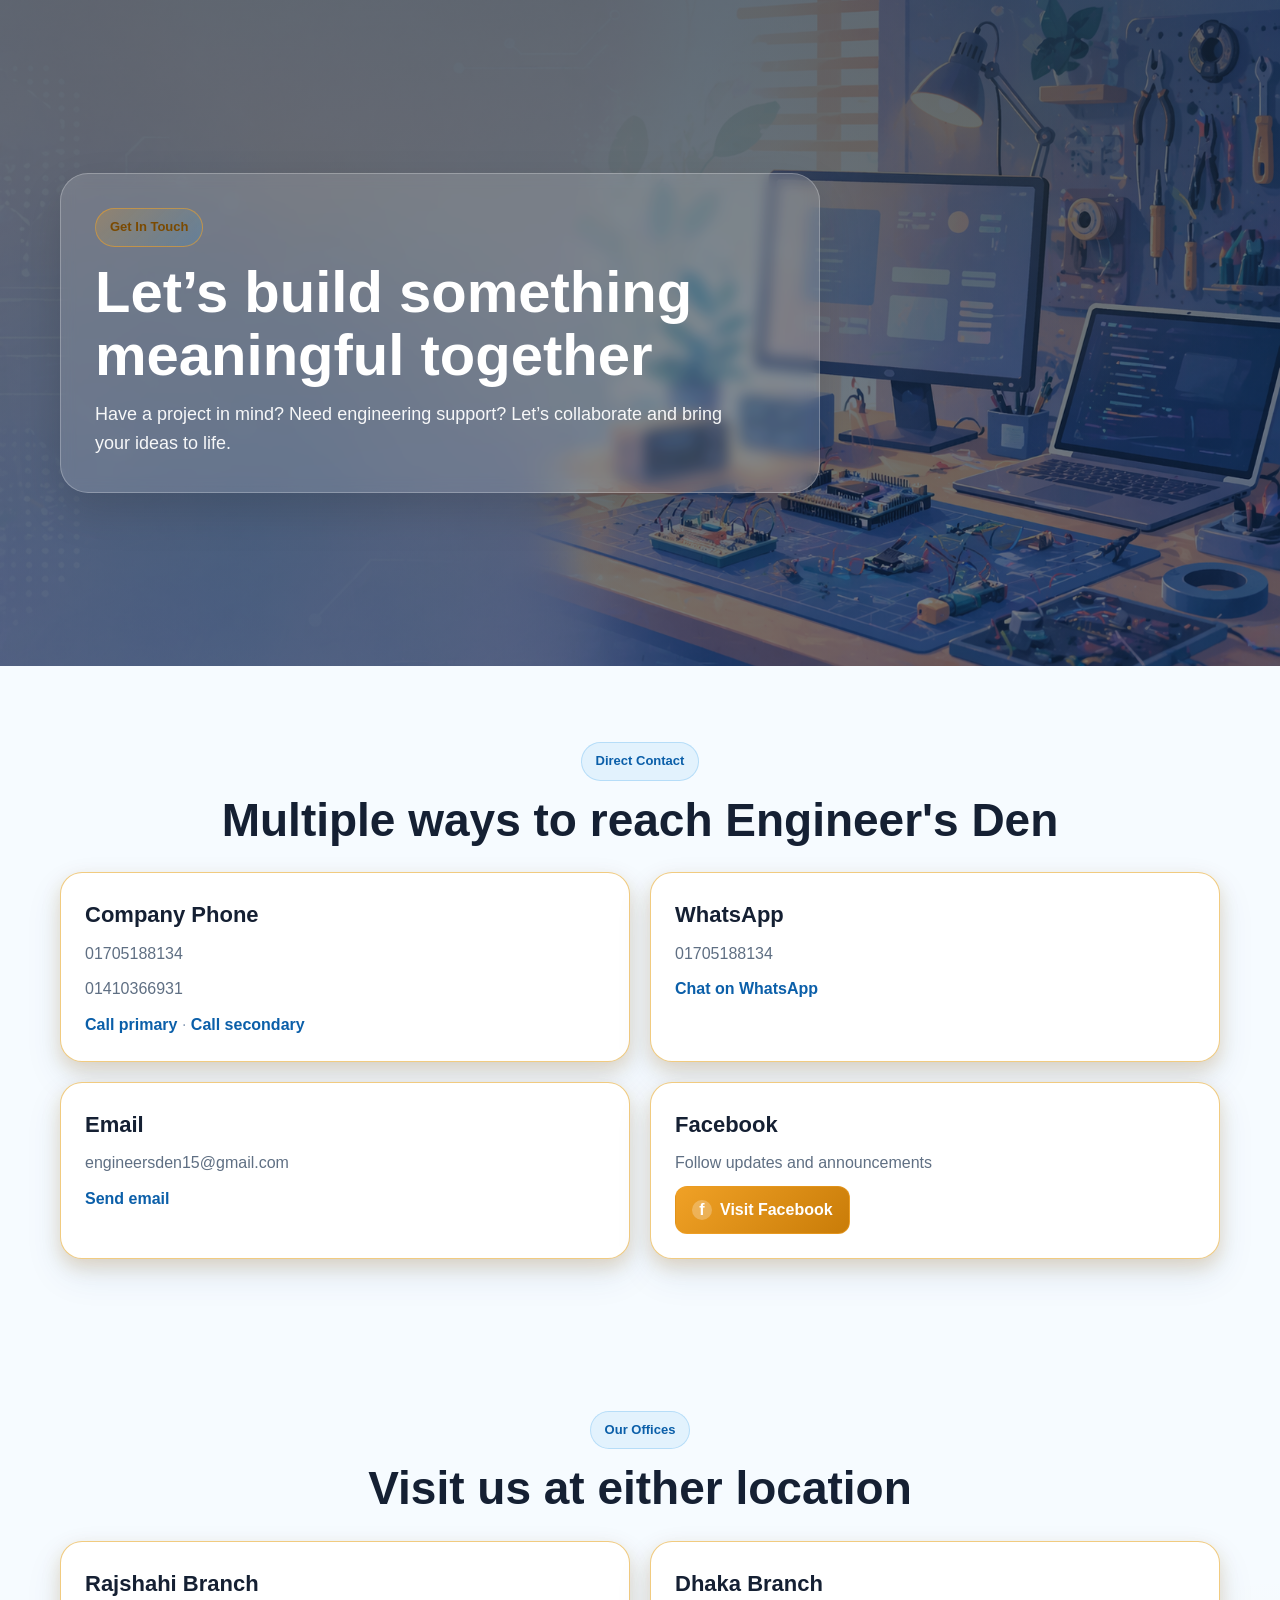
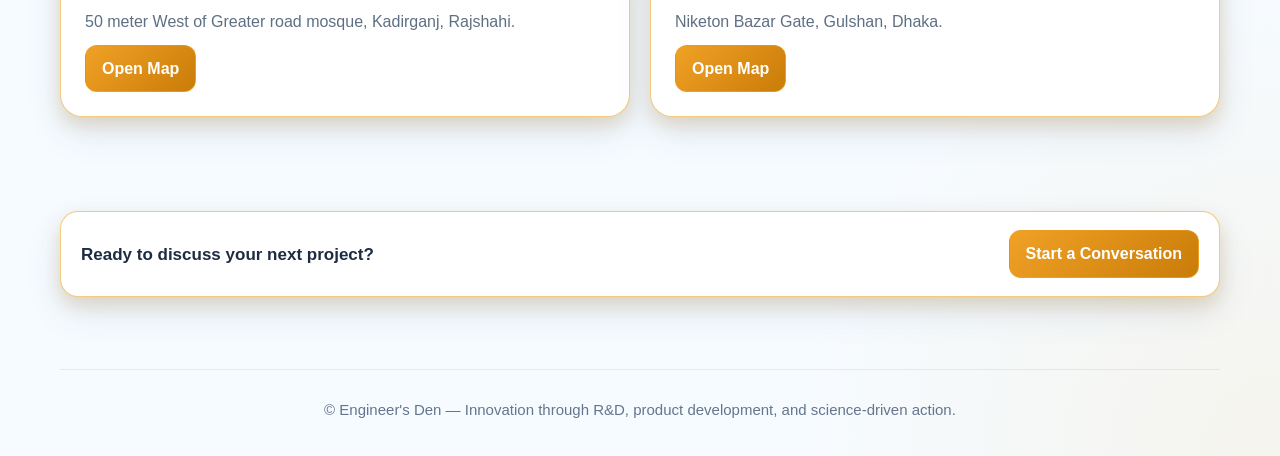
<file: projects/contact/index.html>
<!DOCTYPE html>
<html lang="en">
<head>
  <meta charset="UTF-8" />
  <meta name="viewport" content="width=device-width, initial-scale=1.0" />
  <title>Contact Us | Engineer's Den</title>
  <meta
    name="description"
    content="Get in touch with Engineer's Den for collaborations, project support, and engineering solutions."
  />
  <link rel="stylesheet" href="style.css" />
</head>
<body>
  <main>
    <section class="hero reveal" id="hero">
      <div class="hero-overlay" aria-hidden="true"></div>
      <div class="container hero-content">
        <div class="hero-card">
          <span class="badge">Get In Touch</span>
          <h1>Let’s build something meaningful together</h1>
          <p>
            Have a project in mind? Need engineering support? Let’s collaborate and bring your ideas to life.
          </p>
        </div>
      </div>
    </section>

    <section class="section reveal" id="direct-contact">
      <div class="container">
        <div class="section-head">
          <span class="badge badge-light">Direct Contact</span>
          <h2>Multiple ways to reach Engineer's Den</h2>
        </div>

        <div class="contact-grid">
          <article class="info-card hover-lift">
            <h3>Company Phone</h3>
            <p id="primaryPhone"></p>
            <p id="secondaryPhone"></p>
            <a id="primaryPhoneLink" class="text-link" href="#">Call primary</a>
            <span class="link-sep"> · </span>
            <a id="secondaryPhoneLink" class="text-link" href="#">Call secondary</a>
          </article>

          <article class="info-card hover-lift">
            <h3>WhatsApp</h3>
            <p id="whatsappPhone"></p>
            <a id="whatsappLink" class="text-link" href="#" target="_blank" rel="noopener noreferrer">Chat on WhatsApp</a>
          </article>

          <article class="info-card hover-lift">
            <h3>Email</h3>
            <p id="emailValue"></p>
            <a id="emailLink" class="text-link" href="#">Send email</a>
          </article>

          <article class="info-card hover-lift">
            <h3>Facebook</h3>
            <p>Follow updates and announcements</p>
            <a id="facebookLink" class="fb-button" href="#" target="_blank" rel="noopener noreferrer" aria-label="Open Engineer's Den Facebook">
              <span class="fb-icon" aria-hidden="true">f</span>
              <span>Visit Facebook</span>
            </a>
          </article>
        </div>
      </div>
    </section>

    <section class="section reveal" id="offices">
      <div class="container">
        <div class="section-head">
          <span class="badge badge-light">Our Offices</span>
          <h2>Visit us at either location</h2>
        </div>

        <div class="office-grid">
          <article class="office-card hover-lift">
            <h3 id="office1Name"></h3>
            <p id="office1Address"></p>
            <a id="office1Map" class="map-btn" href="#" target="_blank" rel="noopener noreferrer">Open Map</a>
          </article>

          <article class="office-card hover-lift">
            <h3 id="office2Name"></h3>
            <p id="office2Address"></p>
            <a id="office2Map" class="map-btn" href="#" target="_blank" rel="noopener noreferrer">Open Map</a>
          </article>
        </div>
      </div>
    </section>

    <section class="cta-strip reveal" aria-label="Call to action">
      <div class="container cta-wrap">
        <p>Ready to discuss your next project?</p>
        <a id="ctaWhatsapp" href="#" target="_blank" rel="noopener noreferrer" class="map-btn">Start a Conversation</a>
      </div>
    </section>
  </main>

  <footer>
    <div class="container">
      <div class="footer-note">
        © Engineer's Den — Innovation through R&amp;D, product development, and science-driven action.
      </div>
    </div>
  </footer>

  <script src="script.js"></script>
</body>
</html>
</file>
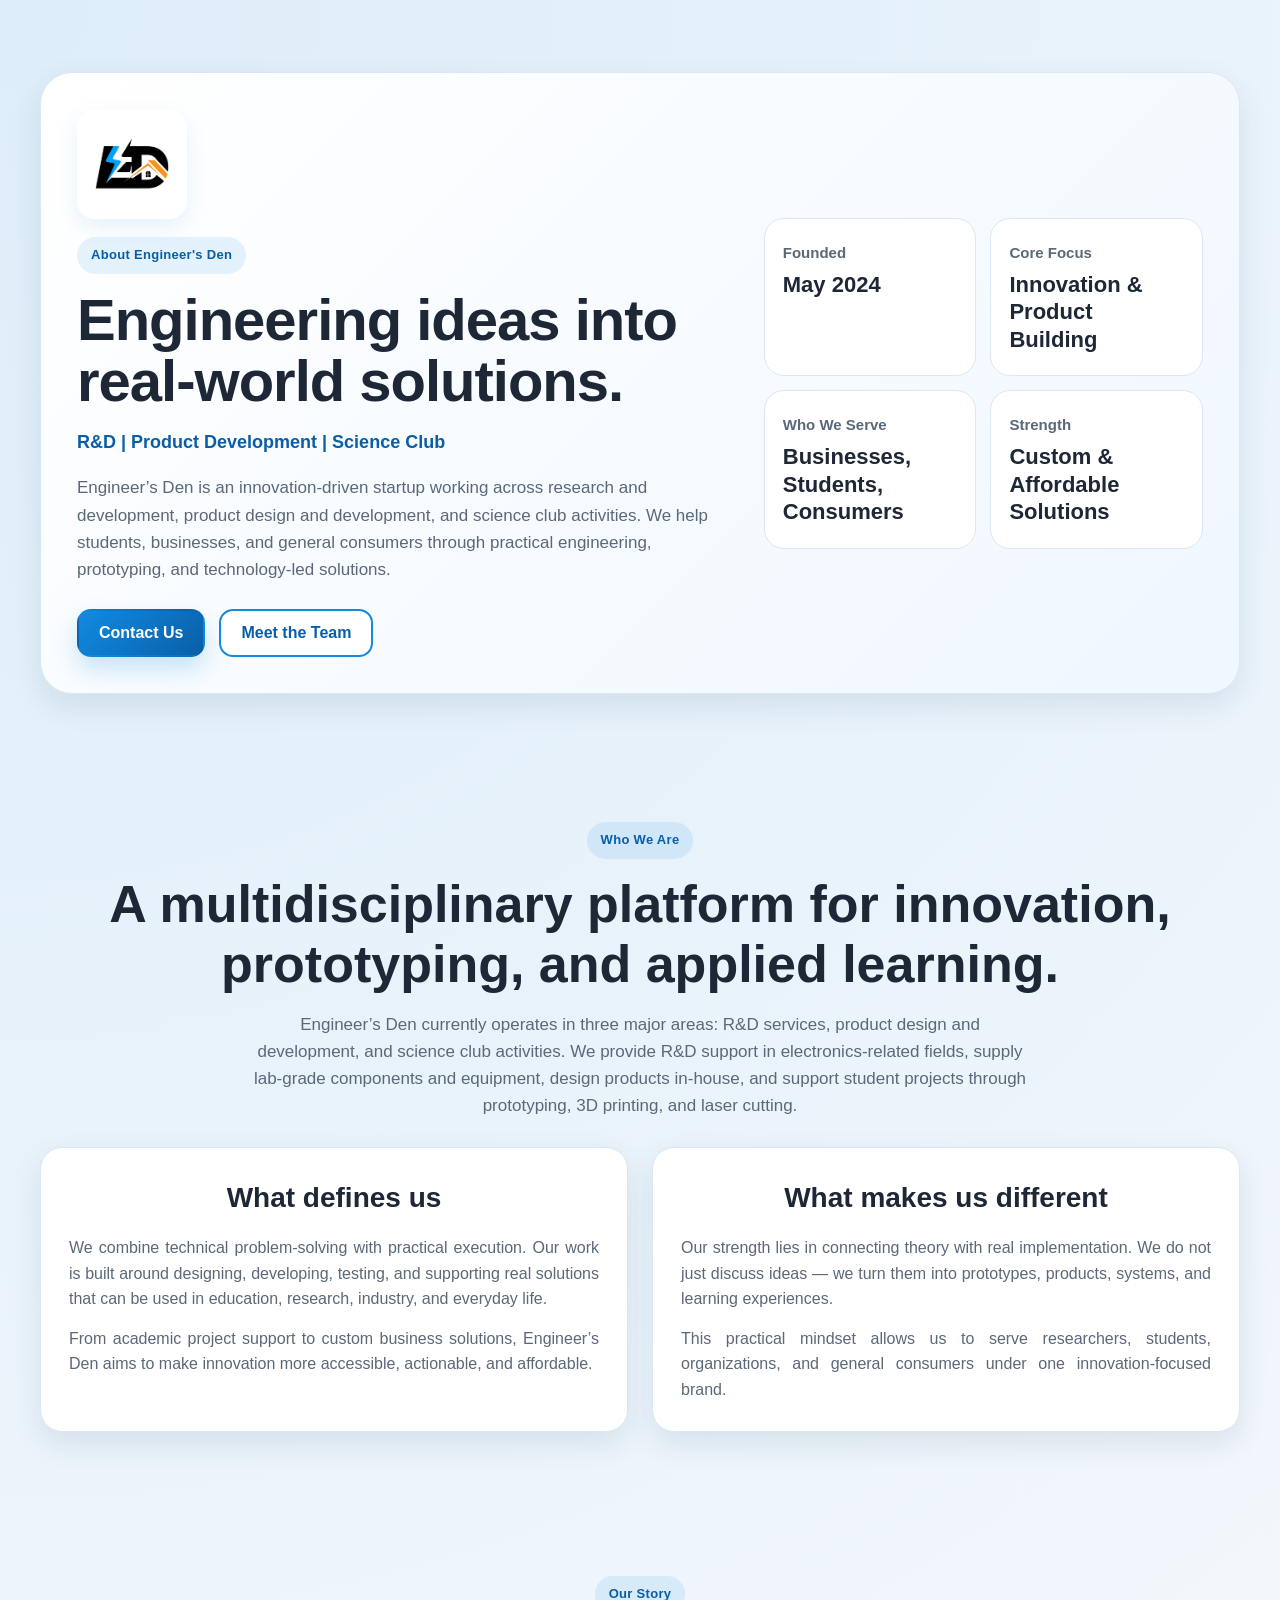
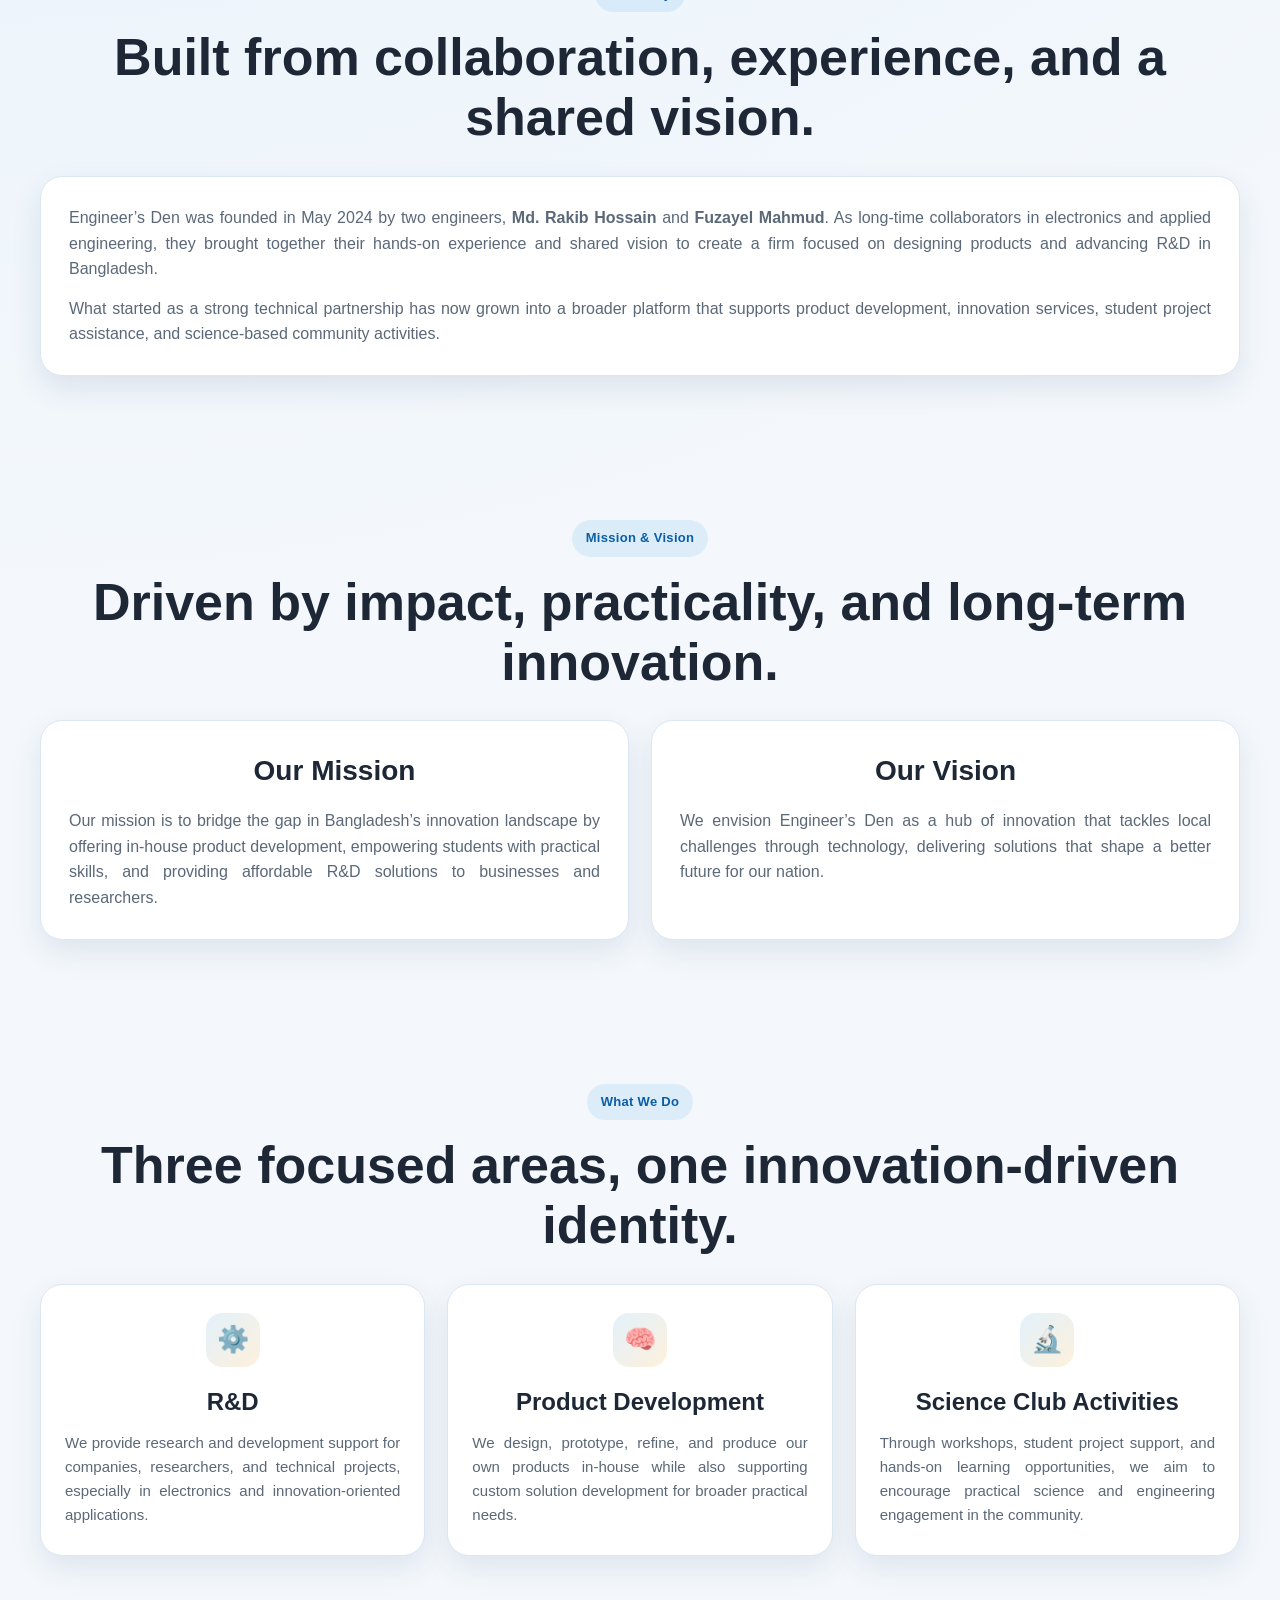
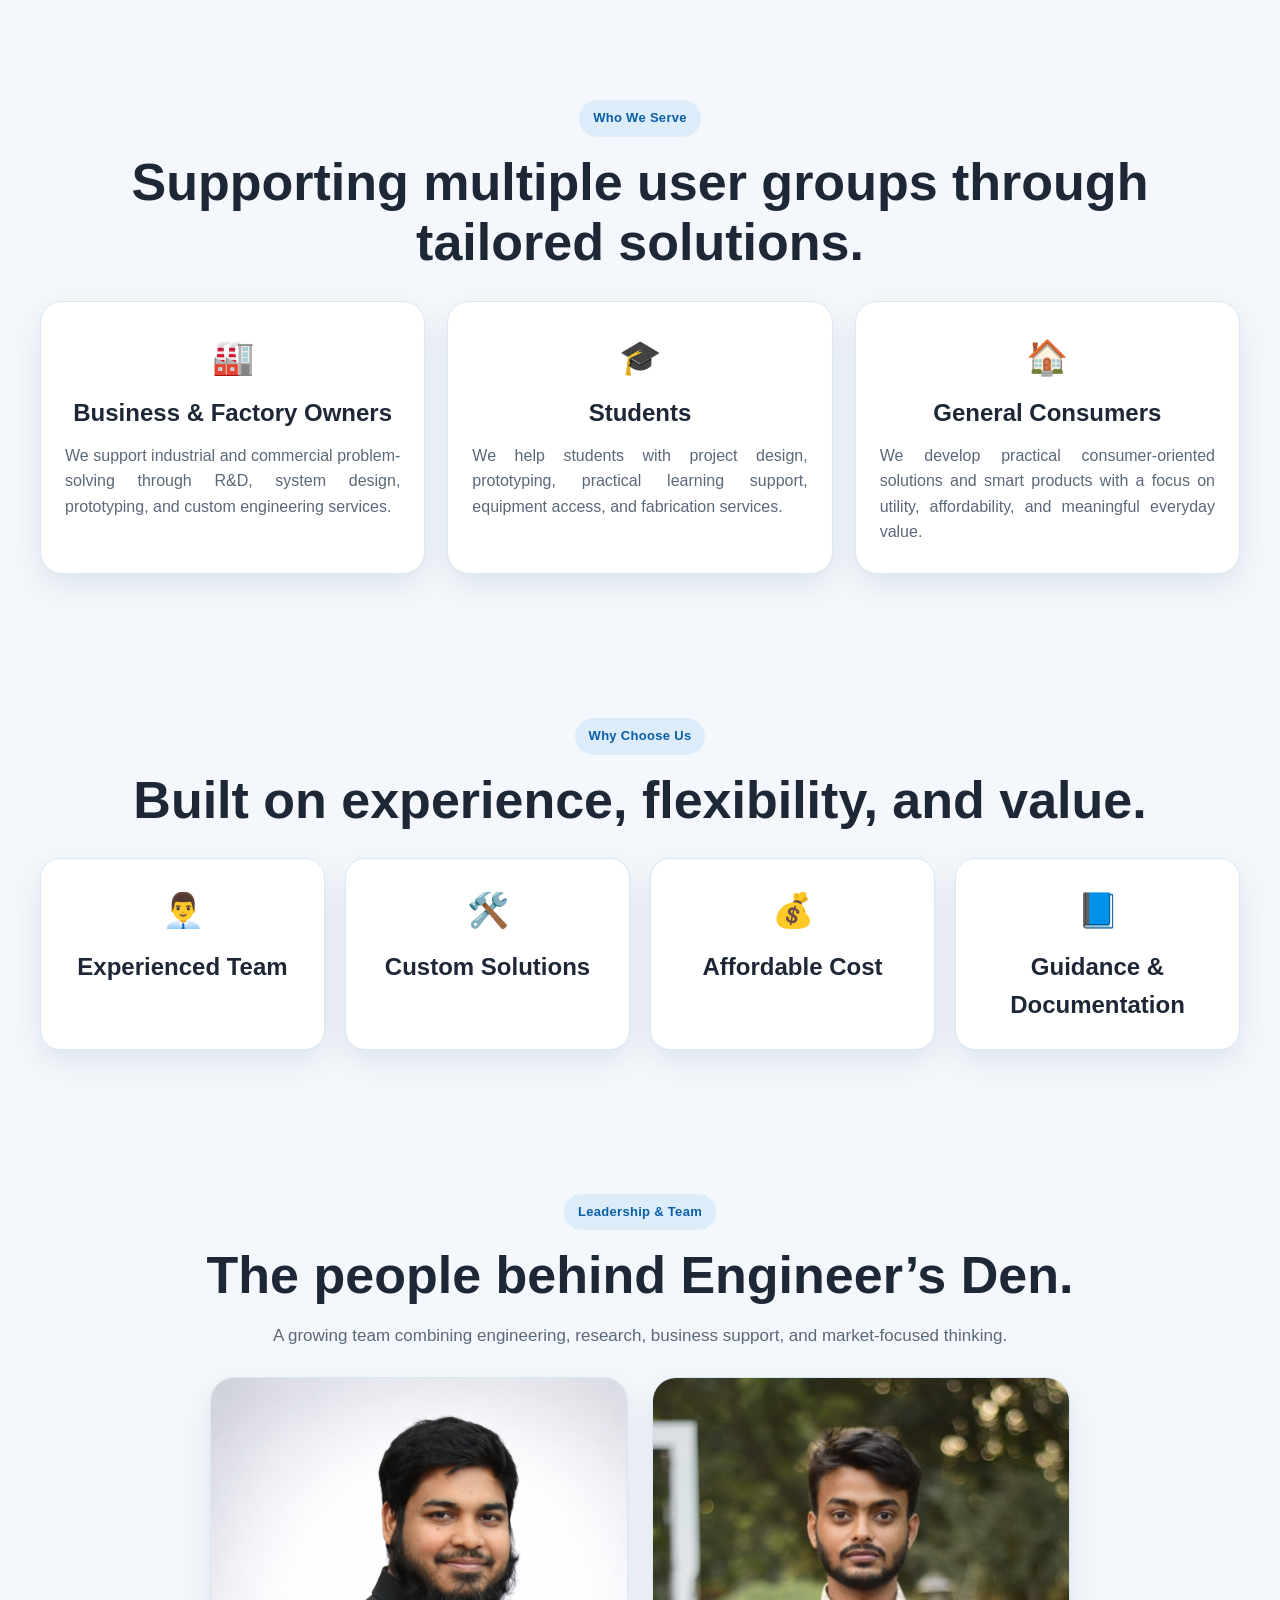
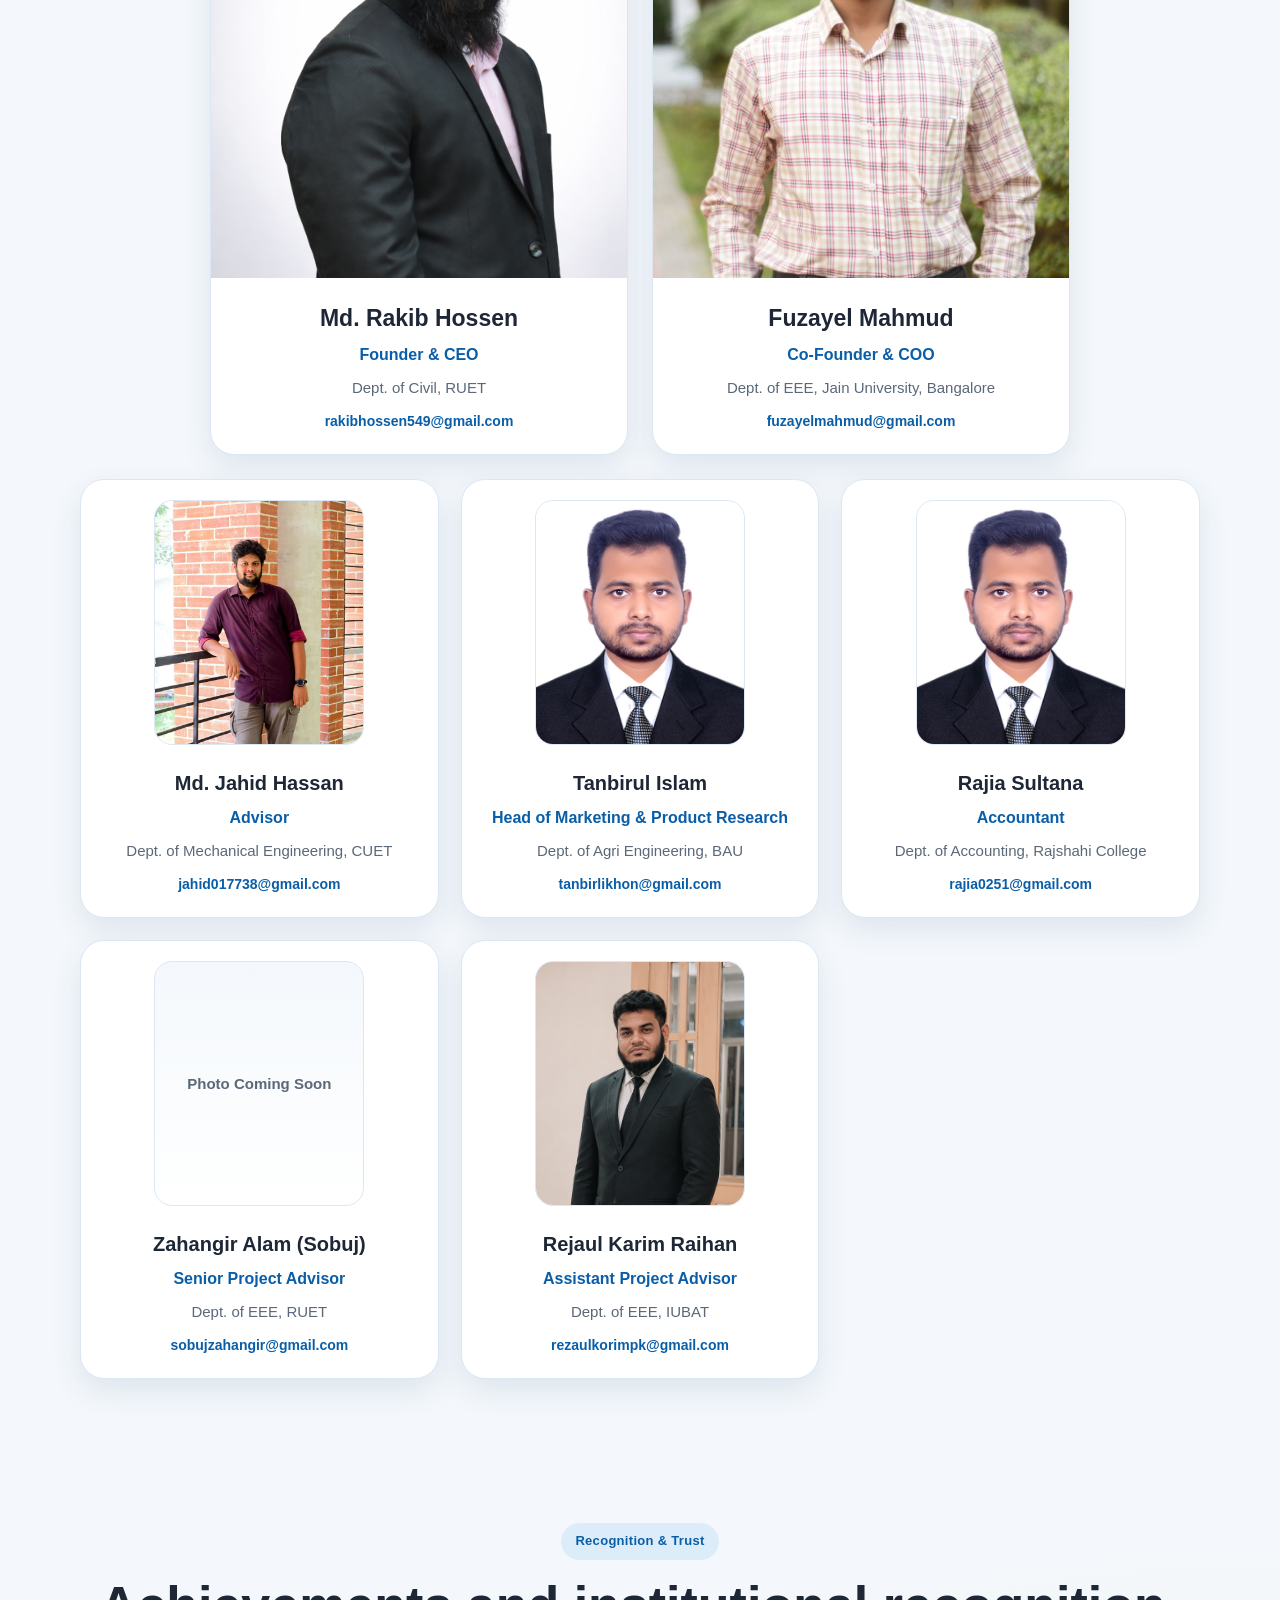
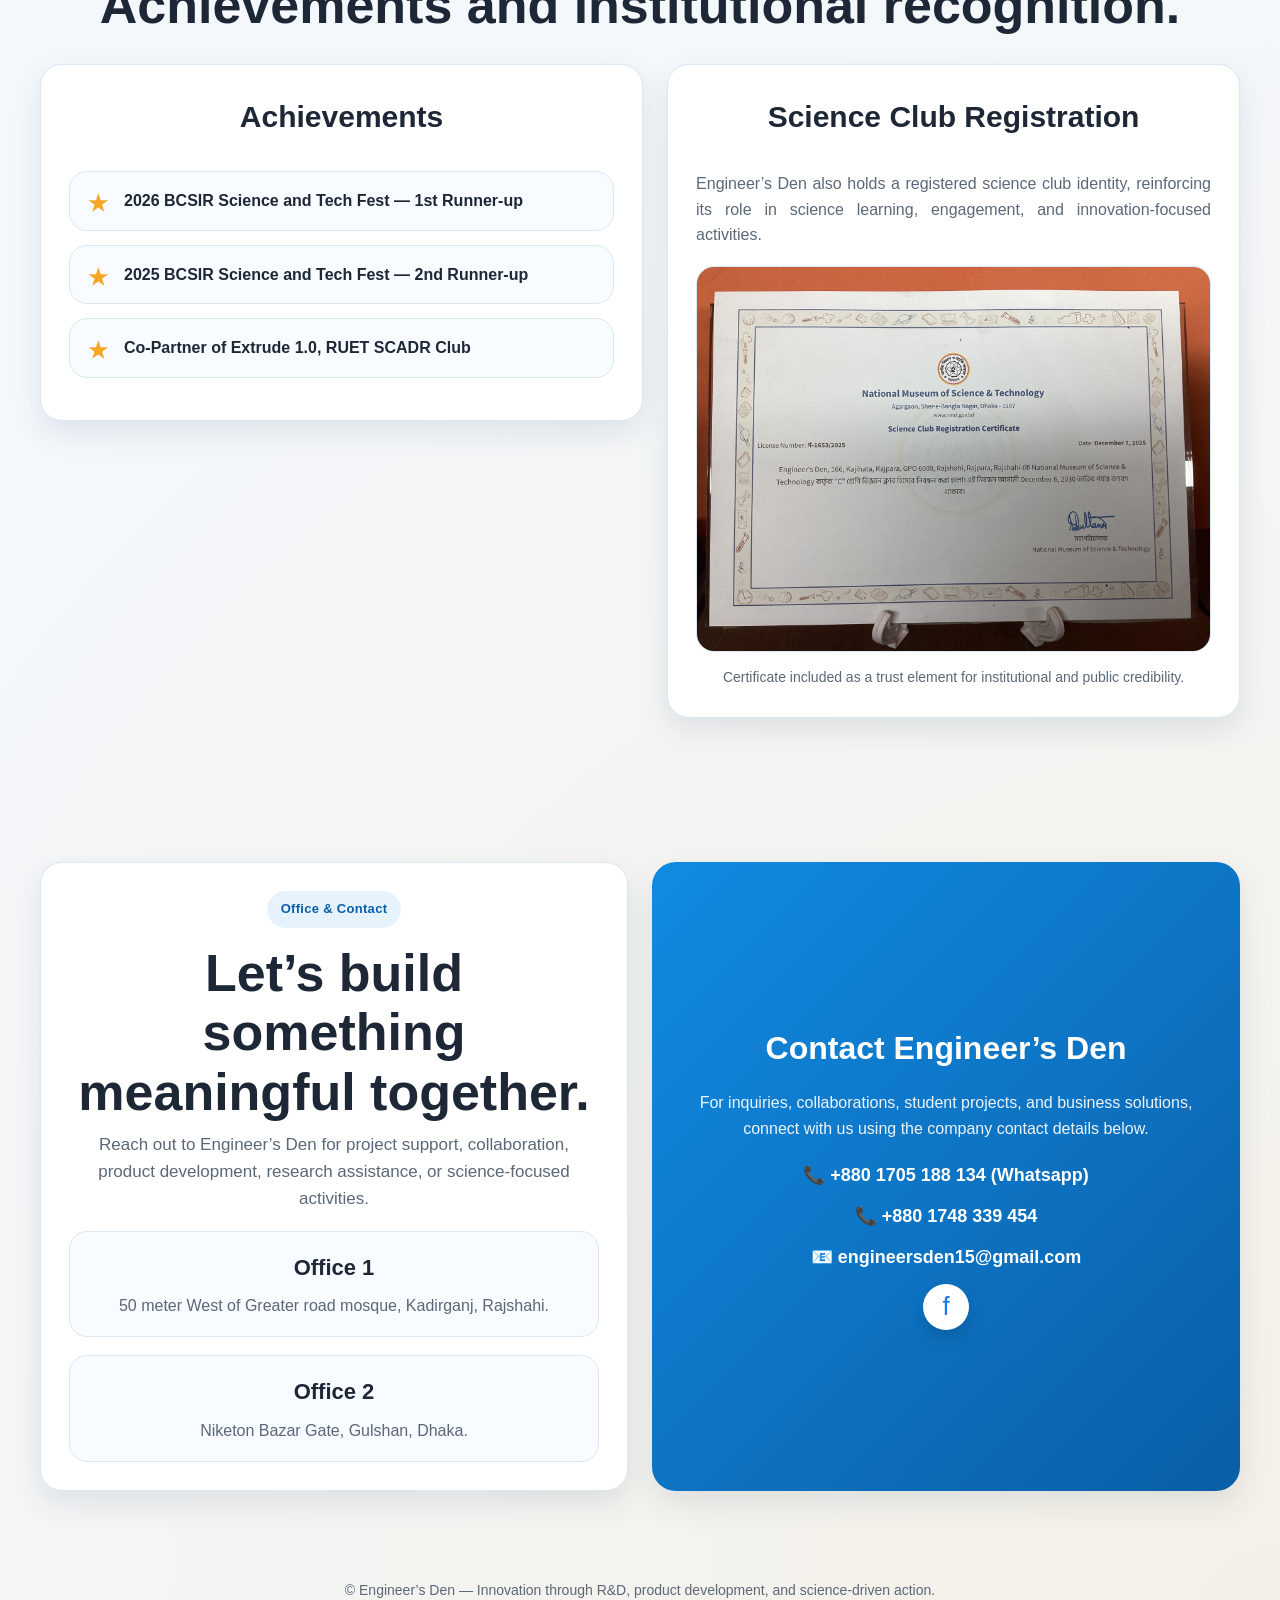
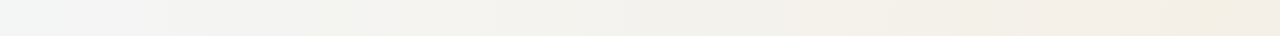
<file: projects/aboutus.html>
<!DOCTYPE html>
<html lang="en">
<head>
  <meta charset="UTF-8" />
  <meta name="viewport" content="width=device-width, initial-scale=1.0" />
  <title>About Us | Engineer's Den</title>
  <meta name="description" content="Learn more about Engineer's Den — R&D, Product Development, and Science Club activities serving students, businesses, and general consumers." />
  <style>
    :root{
      --primary:#118be1;
      --primary-dark:#0a5ea8;
      --accent:#f5a623;
      --text:#1d2736;
      --muted:#5b6878;
      --bg:#f4f8fc;
      --card:#ffffff;
      --border:#dbe7f3;
      --shadow:0 12px 30px rgba(16, 58, 100, 0.10);
      --radius:22px;
      --max:1200px;
    }

    *{box-sizing:border-box}
    html{scroll-behavior:smooth}
    body{
      margin:0;
      font-family: Arial, Helvetica, sans-serif;
      color:var(--text);
      background:
        radial-gradient(circle at top left, rgba(17,139,225,.10), transparent 28%),
        radial-gradient(circle at bottom right, rgba(245,166,35,.10), transparent 22%),
        var(--bg);
      line-height:1.6;
    }

    img{max-width:100%;display:block}
    a{text-decoration:none;color:inherit}

    .container{
      width:min(var(--max), calc(100% - 32px));
      margin:0 auto;
    }

    .section{
      padding:72px 0;
    }

    .section-title{
      font-size:clamp(34px, 5vw, 52px);
      line-height:1.15;
      margin:0 0 16px;
      color:var(--text);
      text-align:center;
    }

    .section-subtitle{
      font-size:17px;
      color:var(--muted);
      max-width:780px;
      margin:0 auto;
      text-align:center;
    }

    .badge{
      display:inline-block;
      padding:8px 14px;
      border-radius:999px;
      background:rgba(17,139,225,.10);
      color:var(--primary-dark);
      font-weight:700;
      font-size:13px;
      letter-spacing:.3px;
      margin-bottom:16px;
    }

    .card{
      background:var(--card);
      border:1px solid var(--border);
      border-radius:var(--radius);
      box-shadow:var(--shadow);
    }

    .hero{
      padding:72px 0 56px;
      position:relative;
      overflow:hidden;
    }

    .hero-wrap{
      display:grid;
      grid-template-columns: 1.2fr .8fr;
      gap:28px;
      align-items:center;
      background:linear-gradient(135deg, #ffffff 0%, #eff7ff 100%);
      border:1px solid var(--border);
      border-radius:32px;
      box-shadow:var(--shadow);
      padding:36px;
    }

    .hero-logo{
      width:110px;
      margin-bottom:18px;
      border-radius:18px;
      background:#fff;
      padding:8px;
      box-shadow:0 8px 20px rgba(17,139,225,.10);
    }

    .hero h1{
      font-size:clamp(34px, 5vw, 58px);
      line-height:1.05;
      margin:0 0 16px;
      letter-spacing:-1px;
    }

    .hero .tagline{
      font-size:18px;
      font-weight:700;
      color:var(--primary-dark);
      margin-bottom:18px;
    }

    .hero p{
      margin:0 0 26px;
      color:var(--muted);
      max-width:700px;
      font-size:17px;
    }

    .hero-actions{
      display:flex;
      flex-wrap:wrap;
      gap:14px;
    }

    .btn{
      display:inline-flex;
      align-items:center;
      justify-content:center;
      gap:10px;
      min-height:48px;
      padding:0 20px;
      border-radius:14px;
      font-weight:700;
      transition:.25s ease;
      border:2px solid transparent;
    }

    .btn-primary{
      background:linear-gradient(135deg, var(--primary), var(--primary-dark));
      color:#fff;
      box-shadow:0 12px 24px rgba(17,139,225,.22);
    }

    .btn-primary:hover{transform:translateY(-2px)}

    .btn-outline{
      border-color:var(--primary);
      color:var(--primary-dark);
      background:#fff;
    }

    .hero-stats{
      display:grid;
      grid-template-columns:repeat(2,1fr);
      gap:14px;
    }

    .stat{
      padding:22px 18px;
      border-radius:20px;
      background:#fff;
      border:1px solid var(--border);
    }

    .stat h3{
      margin:0 0 6px;
      font-size:15px;
      color:var(--muted);
      font-weight:700;
    }

    .stat p{
      margin:0;
      font-size:22px;
      font-weight:800;
      color:var(--text);
      line-height:1.25;
    }

    .two-col{
      display:grid;
      grid-template-columns:1fr 1fr;
      gap:24px;
      align-items:stretch;
    }

    .content-card{
      padding:28px;
    }

    .content-card p:last-child{margin-bottom:0}
    .content-card p{margin:0 0 14px;color:var(--muted); text-align:justify;}
    .content-card h3{
      text-align:center;
      font-size:28px;
      margin-top:0;
      margin-bottom:14px;
    }

    .grid-3{
      display:grid;
      grid-template-columns:repeat(3,1fr);
      gap:22px;
    }

    .grid-2{
      display:grid;
      grid-template-columns:repeat(2,1fr);
      gap:22px;
    }

    .icon-card{
      padding:28px 24px;
      position:relative;
      overflow:hidden;
      text-align:center;
    }

    .icon-card .icon{
      width:54px;
      height:54px;
      border-radius:16px;
      display:flex;
      align-items:center;
      justify-content:center;
      font-size:26px;
      background:linear-gradient(135deg, rgba(17,139,225,.12), rgba(245,166,35,.16));
      margin:0 auto 16px;
    }

    .icon-card h3{
      margin:0 0 10px;
      font-size:24px;
    }

    .icon-card p{
      margin:0;
      color:var(--muted);
      font-size:15px;
      text-align:justify;
    }

    .audience-card{
      padding:28px 24px;
      text-align:center;
    }

    .audience-card .audience-icon{
      font-size:34px;
      margin-bottom:10px;
    }

    .audience-card h3{
      margin:0 0 10px;
      font-size:24px;
    }

    .audience-card p{
      margin:0;
      color:var(--muted);
      text-align:justify;
    }

    .why-list{
      display:grid;
      grid-template-columns:repeat(4,1fr);
      gap:20px;
      margin-top:28px;
    }

    .why-item{
      padding:24px;
      text-align:center;
      background:#fff;
      border:1px solid var(--border);
      border-radius:20px;
      box-shadow:var(--shadow);
    }

    .why-item .emoji{
      font-size:34px;
      margin-bottom:10px;
    }

    .why-item h3{
      margin:0;
      font-size:24px;
    }

    .team-large{
      display:grid;
      grid-template-columns:repeat(2,1fr);
      gap:24px;
      max-width:860px;
      margin:28px auto 0;
    }

    .team-small{
      display:grid;
      grid-template-columns:repeat(3,1fr);
      gap:22px;
      max-width:1120px;
      margin:24px auto 0;
    }

    .member-card{
      overflow:hidden;
      background:#fff;
      border:1px solid var(--border);
      border-radius:24px;
      box-shadow:var(--shadow);
    }

    .member-card.large .photo-wrap{
      aspect-ratio: 4 / 4.8;
      background:linear-gradient(180deg,#eef6ff,#ffffff);
    }

    .member-card.small{
      padding-top:20px;
    }

    .member-card.small .photo-wrap{
      aspect-ratio: 3 / 3.5;
      background:linear-gradient(180deg,#f4f8fc,#ffffff);
      max-width:210px;
      margin:0 auto;
      border-radius:18px;
      overflow:hidden;
      border:1px solid var(--border);
    }

    .member-card img{
      width:100%;
      height:100%;
      object-fit:cover;
      object-position:center top;
    }

    .member-info{
      padding:22px;
    }

    .member-info h3{
      margin:0 0 6px;
      font-size:23px;
      text-align:center;
    }

    .member-info .role{
      color:var(--primary-dark);
      font-weight:800;
      margin:0 0 8px;
      text-align:center;
    }

    .member-info .dept{
      color:var(--muted);
      margin:0;
      font-size:15px;
      text-align:center;
    }

    .email{
      margin:10px 0 0;
      text-align:center;
      font-size:14px;
      word-break:break-word;
    }

    .email a{
      color:var(--primary-dark);
      font-weight:700;
      text-decoration:none;
    }

    .email a:hover{
      text-decoration:underline;
    }

    .photo-placeholder{
      display:flex;
      align-items:center;
      justify-content:center;
      background:linear-gradient(180deg,#eef4fb,#ffffff);
      border:1px dashed var(--border);
      min-height:220px;
    }

    .placeholder-text{
      color:var(--muted);
      font-weight:700;
      font-size:15px;
      text-align:center;
      padding:20px;
    }

    .recognition-wrap{
      display:grid;
      grid-template-columns: 1fr .95fr;
      gap:24px;
      align-items:start;
    }

    .achievement-card,
    .certificate-card,
    .contact-card{
      padding:28px;
    }

    .achievement-card h3,
    .certificate-card h3{
      text-align:center;
      font-size:30px;
      margin-top:0;
    }

    .achievement-list{
      list-style:none;
      padding:0;
      margin:18px 0 0;
    }

    .achievement-list li{
      padding:16px 16px 16px 54px;
      position:relative;
      margin-bottom:14px;
      border-radius:18px;
      background:#f8fbff;
      border:1px solid var(--border);
      color:var(--text);
      font-weight:700;
    }

    .achievement-list li::before{
      content:"★";
      position:absolute;
      left:18px;
      top:14px;
      font-size:22px;
      color:var(--accent);
    }

    .certificate-img{
      margin-top:18px;
      border-radius:18px;
      overflow:hidden;
      border:1px solid var(--border);
      background:#fff;
    }

    .certificate-note{
      color:var(--muted);
      margin:14px 0 0;
      font-size:14px;
      text-align:center;
    }

    .contact-wrap{
      display:grid;
      grid-template-columns:1fr 1fr;
      gap:24px;
      align-items:stretch;
    }

    .office-box{
      background:#f8fbff;
      border:1px solid var(--border);
      border-radius:18px;
      padding:18px;
      margin-top:18px;
      transition:.25s ease;
    }

    .office-box:hover{
      transform:translateY(-2px);
      box-shadow:0 10px 22px rgba(16, 58, 100, 0.08);
    }

    .office-link{
      display:block;
    }

    .office-box h4{
      margin:0 0 8px;
      font-size:22px;
      text-align:center;
    }

    .office-box p{
      margin:0;
      color:var(--muted);
      text-align:center;
    }

    .contact-main{
      padding:28px;
      background:linear-gradient(135deg, #118be1, #0a5ea8);
      color:#fff;
      border-radius:24px;
      box-shadow:var(--shadow);
      display:flex;
      flex-direction:column;
      justify-content:center;
    }

    .contact-main h3{
      margin:0 0 16px;
      font-size:32px;
      text-align:center;
    }

    .contact-main p{
      margin:0 0 20px;
      color:rgba(255,255,255,.92);
      text-align:center;
    }

    .contact-lines{
      display:grid;
      gap:12px;
      font-size:18px;
      font-weight:700;
      text-align:center;
    }

    .contact-lines a{
      color:#fff;
      display:inline-flex;
      align-items:center;
      justify-content:center;
      gap:10px;
    }

    .contact-lines a:hover{
      text-decoration:underline;
    }

    .social-row{
      margin-top:12px;
      display:flex;
      justify-content:center;
      align-items:center;
      gap:14px;
    }

    .fb-link{
      width:46px;
      height:46px;
      border-radius:50%;
      background:#fff;
      color:#1877f2;
      display:flex;
      align-items:center;
      justify-content:center;
      font-size:26px;
      box-shadow:0 8px 18px rgba(0,0,0,0.15);
      transition:.25s ease;
    }

    .fb-link:hover{
      transform:translateY(-2px) scale(1.04);
    }

    .footer-note{
      text-align:center;
      color:var(--muted);
      font-size:14px;
      padding:16px 0 34px;
    }

    .center-head{
      text-align:center;
      margin-bottom:28px;
    }

    .center-head .section-subtitle{
      margin:0 auto;
    }

    @media (max-width: 1024px){
      .hero-wrap,
      .recognition-wrap,
      .contact-wrap,
      .two-col{
        grid-template-columns:1fr;
      }

      .grid-3,
      .why-list{
        grid-template-columns:1fr 1fr;
      }

      .team-small{
        grid-template-columns:repeat(2,1fr);
      }
    }

    @media (max-width: 700px){
      .hero{
        padding-top:36px;
      }

      .hero-wrap{
        padding:22px;
      }

      .hero-stats,
      .grid-3,
      .grid-2,
      .why-list,
      .team-large,
      .team-small,
      .contact-wrap{
        grid-template-columns:1fr;
      }

      .section{
        padding:54px 0;
      }

      .member-card.small .photo-wrap{
        max-width:180px;
      }

      .contact-main h3{
        font-size:26px;
      }
    }
  </style>
</head>
<body>

  <section class="hero">
    <div class="container">
      <div class="hero-wrap">
        <div>
          <img class="hero-logo" src="https://engineers-den.github.io/engineersden-assets/aboutUS/logo.jpg" alt="Engineer's Den logo">
          <div class="badge">About Engineer's Den</div>
          <h1>Engineering ideas into real-world solutions.</h1>
          <div class="tagline">R&amp;D | Product Development | Science Club</div>
          <p>
            Engineer’s Den is an innovation-driven startup working across research and development,
            product design and development, and science club activities. We help students, businesses,
            and general consumers through practical engineering, prototyping, and technology-led solutions.
          </p>
          <div class="hero-actions">
            <a class="btn btn-primary" href="#contact">Contact Us</a>
            <a class="btn btn-outline" href="#team">Meet the Team</a>
          </div>
        </div>

        <div class="hero-stats">
          <div class="stat">
            <h3>Founded</h3>
            <p>May 2024</p>
          </div>
          <div class="stat">
            <h3>Core Focus</h3>
            <p>Innovation &amp; Product Building</p>
          </div>
          <div class="stat">
            <h3>Who We Serve</h3>
            <p>Businesses, Students, Consumers</p>
          </div>
          <div class="stat">
            <h3>Strength</h3>
            <p>Custom &amp; Affordable Solutions</p>
          </div>
        </div>
      </div>
    </div>
  </section>

  <section class="section" id="who-we-are">
    <div class="container">
      <div class="center-head">
        <div class="badge">Who We Are</div>
        <h2 class="section-title">A multidisciplinary platform for innovation, prototyping, and applied learning.</h2>
        <p class="section-subtitle">
          Engineer’s Den currently operates in three major areas: R&amp;D services, product design and development,
          and science club activities. We provide R&amp;D support in electronics-related fields, supply lab-grade
          components and equipment, design products in-house, and support student projects through prototyping,
          3D printing, and laser cutting.
        </p>
      </div>

      <div class="two-col" style="margin-top:28px;">
        <div class="card content-card">
          <h3>What defines us</h3>
          <p>
            We combine technical problem-solving with practical execution. Our work is built around designing,
            developing, testing, and supporting real solutions that can be used in education, research, industry,
            and everyday life.
          </p>
          <p>
            From academic project support to custom business solutions, Engineer’s Den aims to make innovation
            more accessible, actionable, and affordable.
          </p>
        </div>

        <div class="card content-card">
          <h3>What makes us different</h3>
          <p>
            Our strength lies in connecting theory with real implementation. We do not just discuss ideas —
            we turn them into prototypes, products, systems, and learning experiences.
          </p>
          <p>
            This practical mindset allows us to serve researchers, students, organizations, and general consumers
            under one innovation-focused brand.
          </p>
        </div>
      </div>
    </div>
  </section>

  <section class="section" id="story">
    <div class="container">
      <div class="center-head">
        <div class="badge">Our Story</div>
        <h2 class="section-title">Built from collaboration, experience, and a shared vision.</h2>
      </div>
      <div class="card content-card">
        <p>
          Engineer’s Den was founded in May 2024 by two engineers, <strong>Md. Rakib Hossain</strong> and
          <strong>Fuzayel Mahmud</strong>. As long-time collaborators in electronics and applied engineering,
          they brought together their hands-on experience and shared vision to create a firm focused on
          designing products and advancing R&amp;D in Bangladesh.
        </p>
        <p>
          What started as a strong technical partnership has now grown into a broader platform that supports
          product development, innovation services, student project assistance, and science-based community activities.
        </p>
      </div>
    </div>
  </section>

  <section class="section" id="mission-vision">
    <div class="container">
      <div class="center-head">
        <div class="badge">Mission &amp; Vision</div>
        <h2 class="section-title">Driven by impact, practicality, and long-term innovation.</h2>
      </div>

      <div class="grid-2">
        <div class="card content-card">
          <h3>Our Mission</h3>
          <p>
            Our mission is to bridge the gap in Bangladesh’s innovation landscape by offering in-house
            product development, empowering students with practical skills, and providing affordable
            R&amp;D solutions to businesses and researchers.
          </p>
        </div>

        <div class="card content-card">
          <h3>Our Vision</h3>
          <p>
            We envision Engineer’s Den as a hub of innovation that tackles local challenges through
            technology, delivering solutions that shape a better future for our nation.
          </p>
        </div>
      </div>
    </div>
  </section>

  <section class="section" id="what-we-do">
    <div class="container">
      <div class="center-head">
        <div class="badge">What We Do</div>
        <h2 class="section-title">Three focused areas, one innovation-driven identity.</h2>
      </div>

      <div class="grid-3">
        <div class="card icon-card">
          <div class="icon">⚙️</div>
          <h3>R&amp;D</h3>
          <p>
            We provide research and development support for companies, researchers, and technical projects,
            especially in electronics and innovation-oriented applications.
          </p>
        </div>

        <div class="card icon-card">
          <div class="icon">🧠</div>
          <h3>Product Development</h3>
          <p>
            We design, prototype, refine, and produce our own products in-house while also supporting
            custom solution development for broader practical needs.
          </p>
        </div>

        <div class="card icon-card">
          <div class="icon">🔬</div>
          <h3>Science Club Activities</h3>
          <p>
            Through workshops, student project support, and hands-on learning opportunities, we aim to
            encourage practical science and engineering engagement in the community.
          </p>
        </div>
      </div>
    </div>
  </section>

  <section class="section" id="who-we-serve">
    <div class="container">
      <div class="center-head">
        <div class="badge">Who We Serve</div>
        <h2 class="section-title">Supporting multiple user groups through tailored solutions.</h2>
      </div>

      <div class="grid-3">
        <div class="card audience-card">
          <div class="audience-icon">🏭</div>
          <h3>Business &amp; Factory Owners</h3>
          <p>
            We support industrial and commercial problem-solving through R&amp;D, system design,
            prototyping, and custom engineering services.
          </p>
        </div>

        <div class="card audience-card">
          <div class="audience-icon">🎓</div>
          <h3>Students</h3>
          <p>
            We help students with project design, prototyping, practical learning support,
            equipment access, and fabrication services.
          </p>
        </div>

        <div class="card audience-card">
          <div class="audience-icon">🏠</div>
          <h3>General Consumers</h3>
          <p>
            We develop practical consumer-oriented solutions and smart products with a focus on utility,
            affordability, and meaningful everyday value.
          </p>
        </div>
      </div>
    </div>
  </section>

  <section class="section" id="why-us">
    <div class="container">
      <div class="center-head">
        <div class="badge">Why Choose Us</div>
        <h2 class="section-title">Built on experience, flexibility, and value.</h2>
      </div>

      <div class="why-list">
        <div class="why-item">
          <div class="emoji">👨‍💼</div>
          <h3>Experienced Team</h3>
        </div>
        <div class="why-item">
          <div class="emoji">🛠️</div>
          <h3>Custom Solutions</h3>
        </div>
        <div class="why-item">
          <div class="emoji">💰</div>
          <h3>Affordable Cost</h3>
        </div>
        <div class="why-item">
          <div class="emoji">📘</div>
          <h3>Guidance &amp; Documentation</h3>
        </div>
      </div>
    </div>
  </section>

  <section class="section" id="team">
    <div class="container">
      <div class="center-head">
        <div class="badge">Leadership &amp; Team</div>
        <h2 class="section-title">The people behind Engineer’s Den.</h2>
        <p class="section-subtitle">
          A growing team combining engineering, research, business support, and market-focused thinking.
        </p>
      </div>

      <div class="team-large">
        <div class="member-card large">
          <div class="photo-wrap">
            <img src="https://engineers-den.github.io/engineersden-assets/aboutUS/md-rakib-hossen.png" alt="Md. Rakib Hossen">
          </div>
          <div class="member-info">
            <h3>Md. Rakib Hossen</h3>
            <p class="role">Founder &amp; CEO</p>
            <p class="dept">Dept. of Civil, RUET</p>
            <p class="email"><a href="mailto:rakibhossen549@gmail.com">rakibhossen549@gmail.com</a></p>
          </div>
        </div>

        <div class="member-card large">
          <div class="photo-wrap">
            <img src="https://engineers-den.github.io/engineersden-assets/aboutUS/fuzayel-mahmud.jpeg" alt="Fuzayel Mahmud">
          </div>
          <div class="member-info">
            <h3>Fuzayel Mahmud</h3>
            <p class="role">Co-Founder &amp; COO</p>
            <p class="dept">Dept. of EEE, Jain University, Bangalore</p>
            <p class="email"><a href="mailto:fuzayelmahmud@gmail.com">fuzayelmahmud@gmail.com</a></p>
          </div>
        </div>
      </div>

      <div class="team-small">
        <div class="member-card small">
          <div class="photo-wrap">
            <img src="https://engineers-den.github.io/engineersden-assets/aboutUS/jahid-hassan.jpg" alt="Md. Jahid Hassan">
          </div>
          <div class="member-info">
            <h3 style="font-size:20px;">Md. Jahid Hassan</h3>
            <p class="role">Advisor</p>
            <p class="dept">Dept. of Mechanical Engineering, CUET</p>
            <p class="email"><a href="mailto:jahid017738@gmail.com">jahid017738@gmail.com</a></p>
          </div>
        </div>

        <div class="member-card small">
          <div class="photo-wrap">
            <img src="https://engineers-den.github.io/engineersden-assets/aboutUS/tanbirul-islam.JPG" alt="Tanbirul Islam">
          </div>
          <div class="member-info">
            <h3 style="font-size:20px;">Tanbirul Islam</h3>
            <p class="role">Head of Marketing &amp; Product Research</p>
            <p class="dept">Dept. of Agri Engineering, BAU</p>
            <p class="email"><a href="mailto:tanbirlikhon@gmail.com">tanbirlikhon@gmail.com</a></p>
          </div>
        </div>

        <div class="member-card small">
          <div class="photo-wrap">
            <img src="https://engineers-den.github.io/engineersden-assets/aboutUS/rajia-sultana.JPG" alt="Rajia Sultana">
          </div>
          <div class="member-info">
            <h3 style="font-size:20px;">Rajia Sultana</h3>
            <p class="role">Accountant</p>
            <p class="dept">Dept. of Accounting, Rajshahi College</p>
            <p class="email"><a href="mailto:rajia0251@gmail.com">rajia0251@gmail.com</a></p>
          </div>
        </div>

        <div class="member-card small">
          <div class="photo-wrap photo-placeholder">
            <div class="placeholder-text">Photo Coming Soon</div>
          </div>
          <div class="member-info">
            <h3 style="font-size:20px;">Zahangir Alam (Sobuj)</h3>
            <p class="role">Senior Project Advisor</p>
            <p class="dept">Dept. of EEE, RUET</p>
            <p class="email"><a href="mailto:sobujzahangir@gmail.com">sobujzahangir@gmail.com</a></p>
          </div>
        </div>

        <div class="member-card small">
         <div class="photo-wrap">
            <img src="https://engineers-den.github.io/engineersden-assets/aboutUS/Rejaul-Karim-Raihan.png" alt="Rajia Sultana">
          </div>
          <div class="member-info">
            <h3 style="font-size:20px;">Rejaul Karim Raihan</h3>
            <p class="role">Assistant Project Advisor</p>
            <p class="dept">Dept. of EEE, IUBAT</p>
            <p class="email"><a href="mailto:rezaulkorimpk@gmail.com">rezaulkorimpk@gmail.com</a></p>
          </div>
        </div>
      </div>
    </div>
  </section>

  <section class="section" id="recognition">
    <div class="container">
      <div class="center-head">
        <div class="badge">Recognition &amp; Trust</div>
        <h2 class="section-title">Achievements and institutional recognition.</h2>
      </div>

      <div class="recognition-wrap">
        <div class="card achievement-card">
          <h3>Achievements</h3>
          <ul class="achievement-list">
            <li>2026 BCSIR Science and Tech Fest — 1st Runner-up</li>
            <li>2025 BCSIR Science and Tech Fest — 2nd Runner-up</li>
            <li>Co-Partner of Extrude 1.0, RUET SCADR Club</li>
          </ul>
        </div>

        <div class="card certificate-card">
          <h3>Science Club Registration</h3>
          <p style="margin:0; color:var(--muted); text-align:justify;">
            Engineer’s Den also holds a registered science club identity, reinforcing its role in
            science learning, engagement, and innovation-focused activities.
          </p>
          <div class="certificate-img">
            <img src="https://engineers-den.github.io/engineersden-assets/aboutUS/govt-certificate.jpeg" alt="Science Club Registration Certificate">
          </div>
          <p class="certificate-note">
            Certificate included as a trust element for institutional and public credibility.
          </p>
        </div>
      </div>
    </div>
  </section>

  <section class="section" id="contact">
    <div class="container">
      <div class="contact-wrap">
        <div class="card contact-card">
          <div class="center-head" style="margin-bottom:0;">
            <div class="badge">Office &amp; Contact</div>
            <h2 class="section-title" style="margin-bottom:8px;">Let’s build something meaningful together.</h2>
            <p class="section-subtitle">
              Reach out to Engineer’s Den for project support, collaboration, product development,
              research assistance, or science-focused activities.
            </p>
          </div>

          <a class="office-link" href="https://maps.app.goo.gl/QsUctiAoa7hXpEz16" target="_blank" rel="noopener noreferrer">
            <div class="office-box">
              <h4>Office 1</h4>
              <p>50 meter West of Greater road mosque, Kadirganj, Rajshahi.</p>
            </div>
          </a>

          <div class="office-box">
            <h4>Office 2</h4>
            <p>Niketon Bazar Gate, Gulshan, Dhaka.</p>
          </div>
        </div>

        <div class="contact-main">
          <h3>Contact Engineer’s Den</h3>
          <p>
            For inquiries, collaborations, student projects, and business solutions, connect with us using the company contact details below.
          </p>
          <div class="contact-lines">
            <div>📞 +880 1705 188 134 (Whatsapp)</div>
            <div>📞 +880 1748 339 454</div>
            <div>📧 <a href="mailto:engineersden15@gmail.com">engineersden15@gmail.com</a></div>
          </div>

          <div class="social-row">
            <a class="fb-link" href="https://www.facebook.com/profile.php?id=61572656340205" target="_blank" rel="noopener noreferrer" aria-label="Engineer’s Den Facebook Page" title="Visit our Facebook page">
              f
            </a>
          </div>
        </div>
      </div>
    </div>
  </section>

  <div class="container">
    <div class="footer-note">
      © Engineer’s Den — Innovation through R&amp;D, product development, and science-driven action.
    </div>
  </div>

</body>
</html>
</file>
<file: projects/contact/style.css>
:root {
  --primary: #2a9be8;
  --primary-dark: #0b5fa9;
  --accent: #f0a126;
  --accent-dark: #c97c08;
  --text: #162132;
  --muted: #5f6f83;
  --bg: #f6fbff;
  --card: #ffffff;
  --border: #d9e7f5;
  --soft-shadow: 0 16px 36px rgba(25, 73, 124, 0.1);
  --gold-shadow: rgba(194, 129, 19, 0.22);
  --radius: 22px;
  --max: 1160px;
}

* {
  box-sizing: border-box;
}

html {
  scroll-behavior: smooth;
}

body {
  margin: 0;
  font-family: Arial, Helvetica, sans-serif;
  color: var(--text);
  line-height: 1.6;
  background:
    radial-gradient(circle at top left, rgba(42, 155, 232, 0.07), transparent 24%),
    radial-gradient(circle at bottom right, rgba(240, 161, 38, 0.08), transparent 20%),
    var(--bg);
}

.container {
  width: min(var(--max), calc(100% - 32px));
  margin: 0 auto;
}

.hero {
  position: relative;
  min-height: 74vh;
  display: grid;
  align-items: center;
  background: url("images/contact-hero.png") center/cover no-repeat;
  overflow: hidden;
}

.hero-overlay {
  position: absolute;
  inset: 0;
  background:
    linear-gradient(rgba(8, 26, 44, 0.64), rgba(8, 26, 44, 0.55)),
    radial-gradient(circle at 80% 20%, rgba(240, 161, 38, 0.2), transparent 28%),
    radial-gradient(circle at 20% 80%, rgba(42, 155, 232, 0.2), transparent 34%);
}

.hero-content {
  position: relative;
  z-index: 1;
}

.hero-card {
  max-width: 760px;
  background: rgba(255, 255, 255, 0.14);
  border: 1px solid rgba(255, 255, 255, 0.25);
  backdrop-filter: blur(7px);
  box-shadow: 0 18px 44px rgba(0, 0, 0, 0.14);
  border-radius: 28px;
  padding: 34px;
}

.badge {
  display: inline-block;
  padding: 8px 14px;
  border-radius: 999px;
  background: linear-gradient(135deg, rgba(240, 161, 38, 0.24), rgba(42, 155, 232, 0.18));
  border: 1px solid rgba(240, 161, 38, 0.58);
  color: #7b4a00;
  font-weight: 700;
  font-size: 13px;
  margin-bottom: 14px;
}

.badge-light {
  background: rgba(42, 155, 232, 0.09);
  border: 1px solid rgba(42, 155, 232, 0.24);
  color: var(--primary-dark);
}

.hero-card h1 {
  margin: 0 0 14px;
  color: #fff;
  font-size: clamp(34px, 5.2vw, 58px);
  line-height: 1.08;
}

.hero-card p {
  margin: 0;
  max-width: 640px;
  color: rgba(255, 255, 255, 0.94);
  font-size: 18px;
}

.section {
  padding: 76px 0;
}

.section-head {
  text-align: center;
  margin-bottom: 26px;
}

.section-head h2 {
  margin: 0;
  font-size: clamp(30px, 4.4vw, 46px);
  line-height: 1.12;
  color: #152033;
}

.contact-grid,
.office-grid {
  display: grid;
  grid-template-columns: repeat(2, minmax(0, 1fr));
  gap: 20px;
}

.info-card,
.office-card {
  background: var(--card);
  border: 1.5px solid rgba(239, 195, 108, 0.86);
  border-radius: var(--radius);
  box-shadow:
    var(--soft-shadow),
    0 8px 18px var(--gold-shadow);
  padding: 24px;
  transition: transform 0.26s ease, box-shadow 0.26s ease;
}

.info-card h3,
.office-card h3 {
  margin: 0 0 8px;
  font-size: 22px;
  color: #152033;
}

.info-card p,
.office-card p {
  margin: 0 0 10px;
  color: var(--muted);
}

.text-link {
  color: var(--primary-dark);
  font-weight: 700;
  text-decoration: none;
}

.text-link:hover {
  color: var(--primary);
}

.link-sep {
  color: #8ea0b8;
}

.fb-button,
.map-btn {
  display: inline-flex;
  align-items: center;
  gap: 8px;
  border-radius: 12px;
  border: 1px solid rgba(240, 161, 38, 0.58);
  background: linear-gradient(135deg, var(--accent), var(--accent-dark));
  color: #fff;
  padding: 10px 16px;
  text-decoration: none;
  font-weight: 700;
  transition: transform 0.24s ease, box-shadow 0.24s ease, filter 0.24s ease;
}

.fb-icon {
  width: 20px;
  height: 20px;
  border-radius: 50%;
  display: inline-flex;
  align-items: center;
  justify-content: center;
  background: rgba(255, 255, 255, 0.25);
  font-weight: 700;
}

.fb-button:hover,
.map-btn:hover {
  transform: translateY(-2px);
  box-shadow: 0 10px 20px rgba(240, 161, 38, 0.28);
  filter: brightness(1.03);
}

.cta-strip {
  padding: 18px 0 72px;
}

.cta-wrap {
  background: #fff;
  border: 1.5px solid rgba(239, 195, 108, 0.86);
  border-radius: 18px;
  padding: 18px 20px;
  display: flex;
  align-items: center;
  justify-content: space-between;
  gap: 14px;
  box-shadow:
    var(--soft-shadow),
    0 8px 18px var(--gold-shadow);
}

.cta-wrap p {
  margin: 0;
  font-size: 17px;
  color: #1d2c42;
  font-weight: 700;
}

.footer-note {
  text-align: center;
  padding: 28px 0 34px;
  color: #64758d;
  border-top: 1px solid rgba(42, 155, 232, 0.14);
  font-size: 15px;
}

.reveal {
  opacity: 0;
  transform: translateY(20px);
  transition: opacity 0.55s ease, transform 0.55s ease;
}

.reveal.visible {
  opacity: 1;
  transform: translateY(0);
}

.hover-lift:hover {
  transform: translateY(-4px);
  box-shadow:
    0 20px 38px rgba(25, 73, 124, 0.13),
    0 10px 22px rgba(194, 129, 19, 0.24);
}

@media (max-width: 850px) {
  .hero {
    min-height: 68vh;
  }

  .hero-card {
    padding: 26px;
  }

  .contact-grid,
  .office-grid {
    grid-template-columns: 1fr;
  }

  .cta-wrap {
    flex-direction: column;
    align-items: flex-start;
  }
}

@media (max-width: 520px) {
  .container {
    width: min(var(--max), calc(100% - 22px));
  }

  .section {
    padding: 60px 0;
  }

  .hero-card h1 {
    font-size: clamp(30px, 9vw, 42px);
  }

  .hero-card p {
    font-size: 16px;
  }
}
</file>
